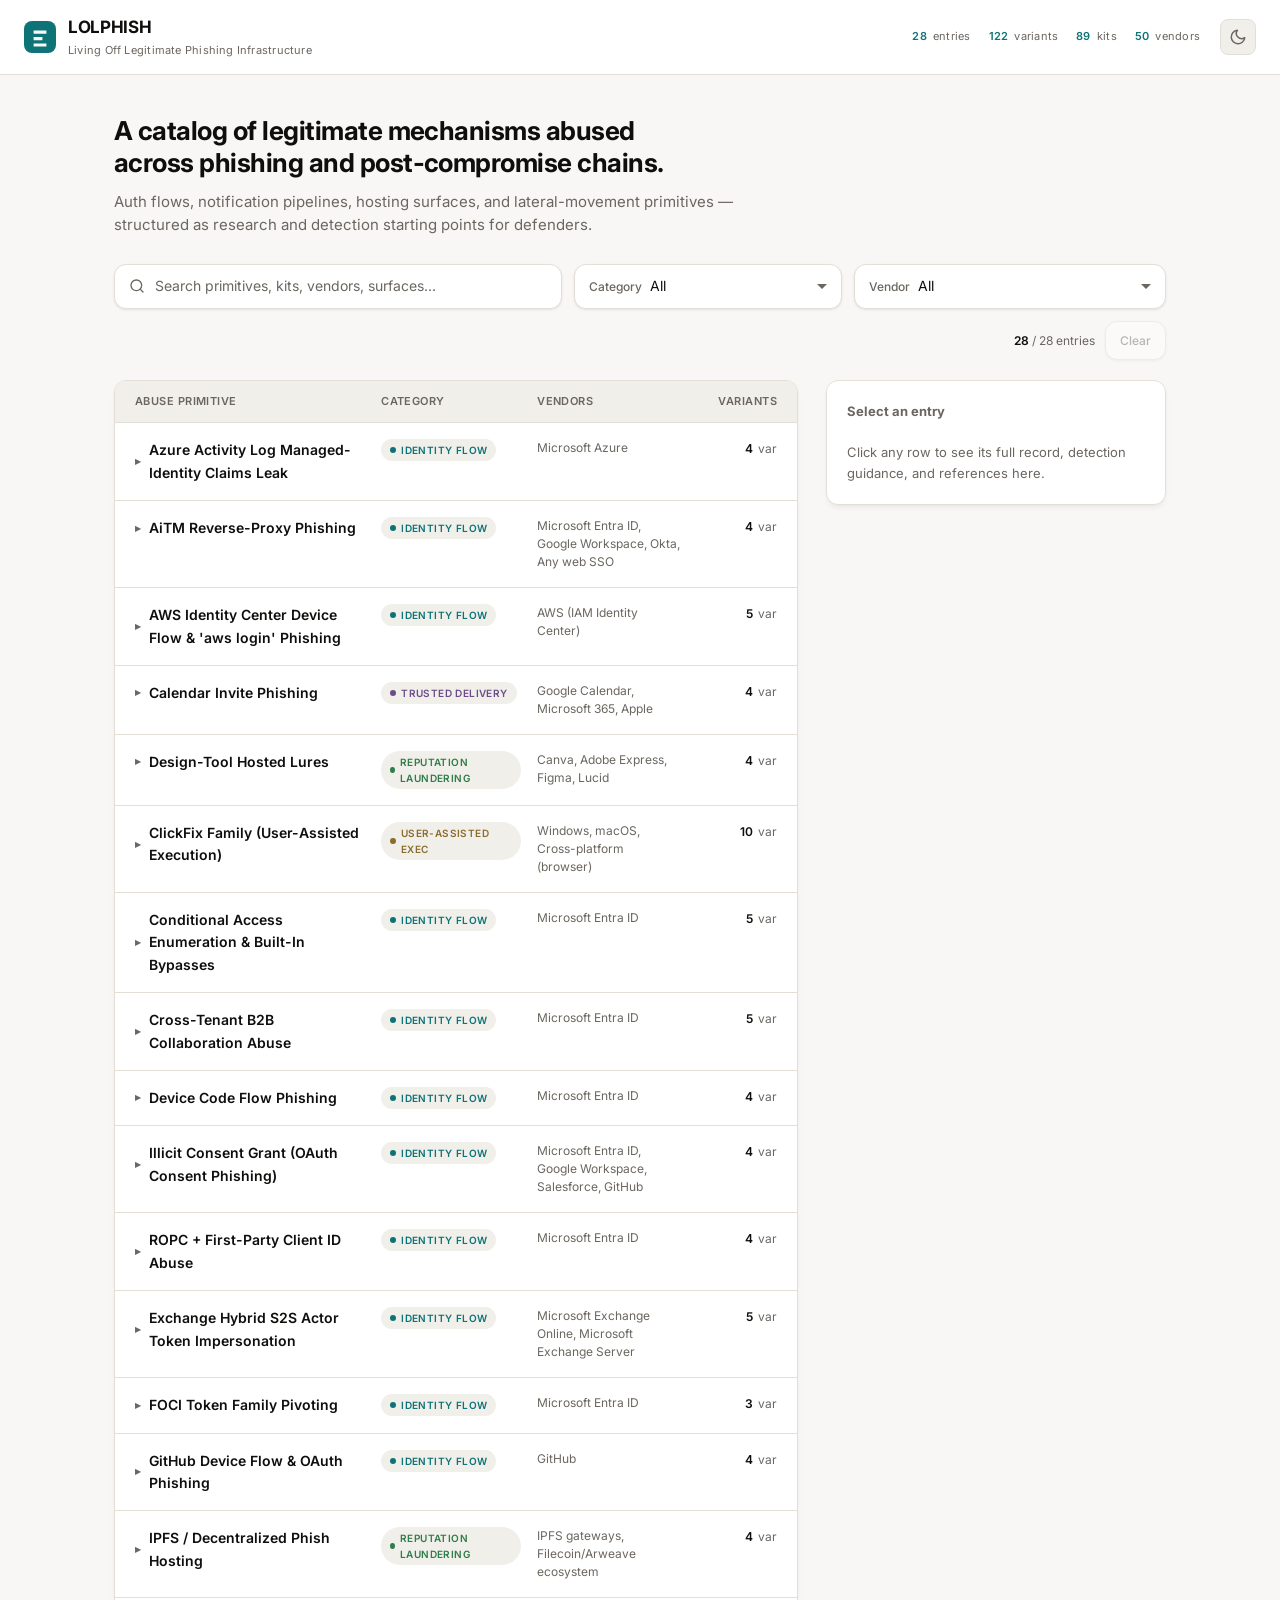
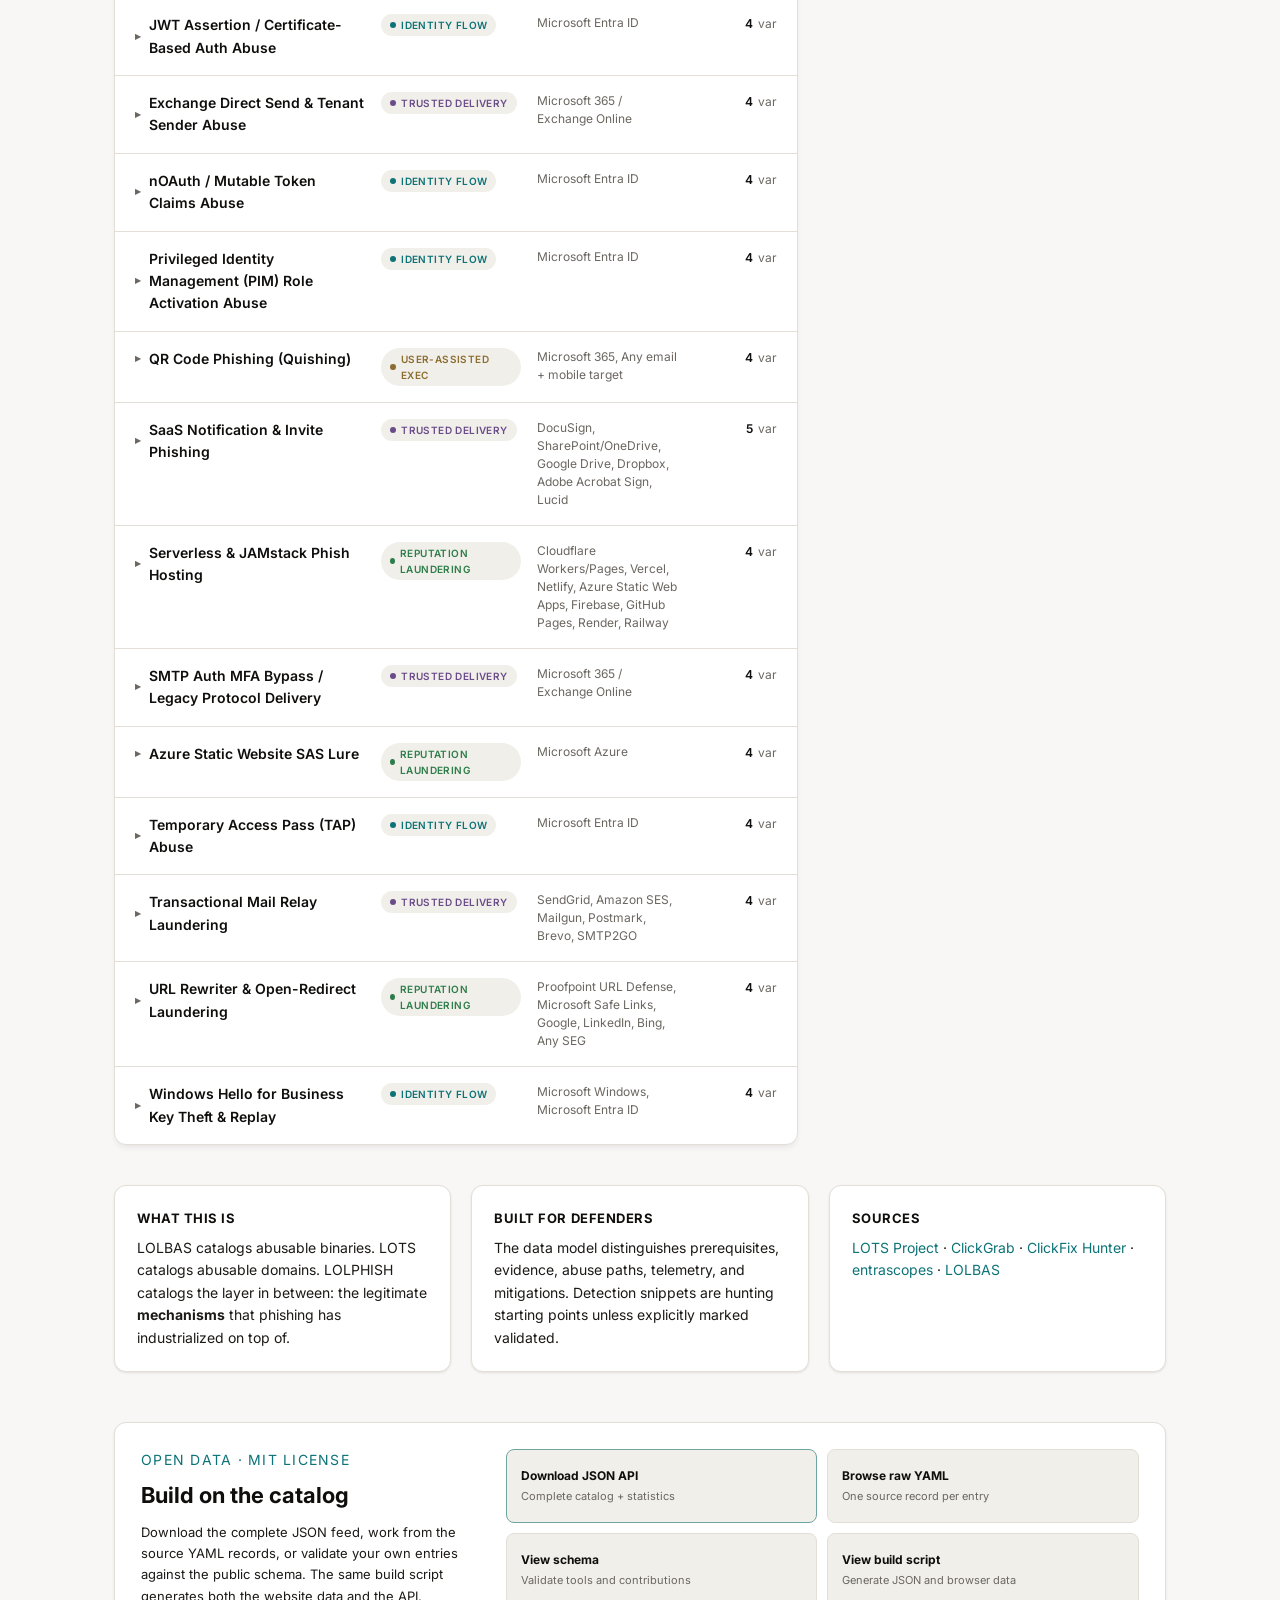
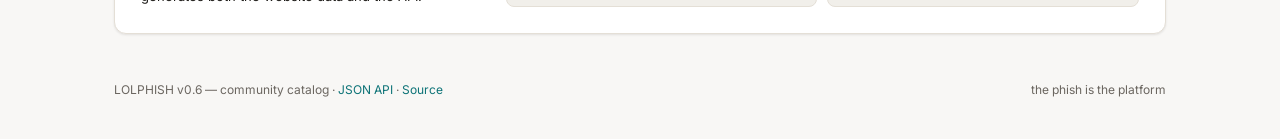
<file: index.html>
<!DOCTYPE html>
<html lang="en">
<head>
<meta charset="UTF-8">
<meta name="viewport" content="width=device-width, initial-scale=1.0">
<title>LOLPHISH — Living Off Legitimate Phishing Infrastructure</title>
<meta name="description" content="A community catalog of legitimate services, identity flows, and trust surfaces abused for phishing. Built for defenders.">
<link rel="icon" href="data:image/svg+xml,<svg xmlns='http://www.w3.org/2000/svg' viewBox='0 0 100 100'><rect width='100' height='100' rx='22' fill='%230d7377'/><path d='M32 32h36v8H32zM32 48h24v8H32zM32 64h36v8H32z' fill='%23fff'/></svg>">
<link rel="preconnect" href="https://fonts.googleapis.com">
<link rel="preconnect" href="https://fonts.gstatic.com" crossorigin>
<link href="https://fonts.googleapis.com/css2?family=Inter:wght@400;500;600;700&family=JetBrains+Mono:wght@400;500;600&display=swap" rel="stylesheet">
<link rel="stylesheet" href="styles.css?v=0.6.1">
<script>
  /* theme init before first paint to prevent FOUC */
  (function () {
    try {
      var saved = localStorage.getItem("lolphish-theme");
      var systemLight = window.matchMedia && window.matchMedia("(prefers-color-scheme: light)").matches;
      document.documentElement.setAttribute("data-theme", saved || (systemLight ? "light" : "dark"));
    } catch (e) {}
  })();
</script>
</head>
<body>

<header class="site-header">
  <div class="header-start">
    <a class="logo" href="/lolphish/" aria-label="LOLPHISH home">
      <svg viewBox="0 0 40 40" width="32" height="32" aria-hidden="true">
        <rect width="40" height="40" rx="10" fill="var(--aqua)"/>
        <path d="M12 12h16v4H12zM12 20h11v4H12zM12 28h16v4H12z" fill="var(--bg)"/>
      </svg>
      <div class="logo-text">
        <span class="logo-name">LOLPHISH</span>
        <span class="logo-tag">Living Off Legitimate Phishing Infrastructure</span>
      </div>
    </a>
  </div>
  <div class="header-end">
    <div class="header-stats">
      <span><b id="stat-entries">0</b> entries</span>
      <span><b id="stat-variants">0</b> variants</span>
      <span><b id="stat-kits">0</b> kits</span>
      <span><b id="stat-vendors">0</b> vendors</span>
    </div>
    <button id="theme-toggle" class="theme-btn" type="button" aria-label="Toggle theme" title="Toggle theme">
      <svg width="18" height="18" viewBox="0 0 24 24" fill="none" stroke="currentColor" stroke-width="2" stroke-linecap="round" stroke-linejoin="round" aria-hidden="true"><circle cx="12" cy="12" r="5"/><path d="M12 1v2M12 21v2M4.22 4.22l1.42 1.42M18.36 18.36l1.42 1.42M1 12h2M21 12h2M4.22 19.78l1.42-1.42M18.36 5.64l1.42-1.42"/></svg>
    </button>
  </div>
</header>

<div class="hero">
  <h2>A catalog of legitimate mechanisms abused across phishing and post-compromise chains.</h2>
  <p>Auth flows, notification pipelines, hosting surfaces, and lateral-movement primitives — structured as research and detection starting points for defenders.</p>
</div>

<div class="filterbar">
  <div class="search-wrap">
    <svg class="search-icon" width="16" height="16" viewBox="0 0 24 24" fill="none" stroke="currentColor" stroke-width="2" stroke-linecap="round" stroke-linejoin="round" aria-hidden="true"><circle cx="11" cy="11" r="8"/><path d="m21 21-4.3-4.3"/></svg>
    <input id="search" type="text" placeholder="Search primitives, kits, vendors, surfaces…" autocomplete="off" spellcheck="false">
  </div>
  <div class="filter-group">
    <div class="select-wrap">
      <label for="f-category">Category</label>
      <select id="f-category"><option value="">All</option></select>
    </div>
    <div class="select-wrap">
      <label for="f-vendor">Vendor</label>
      <select id="f-vendor"><option value="">All</option></select>
    </div>
  </div>
  <div class="filter-actions">
    <span class="count-note" id="count"></span>
    <button id="clear-filters" class="clear-btn" type="button" title="Clear all filters">Clear</button>
  </div>
</div>

<main>
  <section class="catalog">
    <div class="table-head">
      <span class="h-name">Abuse primitive</span>
      <span class="h-cat">Category</span>
      <span class="h-vendor">Vendors</span>
      <span class="h-variants">Variants</span>
    </div>
    <div id="table"></div>
  </section>

  <aside class="detail">
    <div id="detail-inner"></div>
  </aside>
</main>

<section class="about">
  <div class="about-card">
    <h3>What this is</h3>
    <p>LOLBAS catalogs abusable binaries. LOTS catalogs abusable domains. LOLPHISH catalogs the layer in between: the legitimate <b>mechanisms</b> that phishing has industrialized on top of.</p>
  </div>
  <div class="about-card">
    <h3>Built for defenders</h3>
    <p>The data model distinguishes prerequisites, evidence, abuse paths, telemetry, and mitigations. Detection snippets are hunting starting points unless explicitly marked validated.</p>
  </div>
  <div class="about-card">
    <h3>Sources</h3>
    <p><a href="https://lots-project.com/" target="_blank" rel="noopener">LOTS Project</a> · <a href="https://mhaggis.github.io/ClickGrab/techniques.html" target="_blank" rel="noopener">ClickGrab</a> · <a href="https://clickfix.carsonww.com/" target="_blank" rel="noopener">ClickFix Hunter</a> · <a href="https://entrascopes.com/" target="_blank" rel="noopener">entrascopes</a> · <a href="https://lolbas-project.github.io/" target="_blank" rel="noopener">LOLBAS</a></p>
  </div>
</section>

<section class="data-access" aria-labelledby="data-access-title">
  <div class="data-access-copy">
    <span class="data-kicker">OPEN DATA · MIT LICENSE</span>
    <h3 id="data-access-title">Build on the catalog</h3>
    <p>Download the complete JSON feed, work from the source YAML records, or validate your own entries against the public schema. The same build script generates both the website data and the API.</p>
  </div>
  <div class="data-links">
    <a class="data-link primary" href="api/entries.json" download>
      <b>Download JSON API</b><span>Complete catalog + statistics</span>
    </a>
    <a class="data-link" href="https://github.com/onlypwns/lolphish/tree/main/entries" target="_blank" rel="noopener">
      <b>Browse raw YAML</b><span>One source record per entry</span>
    </a>
    <a class="data-link" href="https://github.com/onlypwns/lolphish/blob/main/schema/entry.schema.json" target="_blank" rel="noopener">
      <b>View schema</b><span>Validate tools and contributions</span>
    </a>
    <a class="data-link" href="https://github.com/onlypwns/lolphish/blob/main/build.py" target="_blank" rel="noopener">
      <b>View build script</b><span>Generate JSON and browser data</span>
    </a>
  </div>
</section>

<footer>
  <span>LOLPHISH v0.6 — community catalog · <a href="api/entries.json">JSON API</a> · <a href="https://github.com/onlypwns/lolphish" target="_blank" rel="noopener">Source</a></span>
  <span>the phish is the platform</span>
</footer>

<script src="data.js?v=0.6.1"></script>
<script src="app.js?v=0.6.1"></script>
</body>
</html>
</file>
<file: styles.css>
:root {
  --bg: #f8f7f5;
  --bg-raise: #ffffff;
  --bg-sunk: #f1efea;
  --text: #1c1a17;
  --text-strong: #0f0e0c;
  --muted: #6b6660;
  --border: #e4dfd6;
  --border-lit: #d9d3c9;
  --aqua: #0d7377;
  --aqua-soft: #e6f4f4;
  --sel-bg: #111;
  --sel-text: #fff;
  --c-identity: #0d7377;
  --c-execution: #8a6d2f;
  --c-delivery: #6b4c8a;
  --c-reputation: #2e7d4a;
  --shadow-sm: 0 1px 2px rgba(30,25,15,0.04), 0 1px 3px rgba(30,25,15,0.06);
  --shadow: 0 4px 6px -1px rgba(30,25,15,0.05), 0 2px 4px -2px rgba(30,25,15,0.05);
  --radius: 12px;
  --radius-sm: 8px;
}

@media (prefers-color-scheme: dark) {
  :root:not([data-theme="light"]) {
    --bg: #121110;
    --bg-raise: #1a1917;
    --bg-sunk: #0e0d0c;
    --text: #e0ddd6;
    --text-strong: #f5f3ef;
    --muted: #8b8680;
    --border: #2a2825;
    --border-lit: #3a3732;
    --aqua: #5ec4c4;
    --aqua-soft: #162e2e;
    --sel-bg: #e8e8e8;
    --sel-text: #111;
    --c-identity: #5ec4c4;
    --c-execution: #d3b46f;
    --c-delivery: #b48fd3;
    --c-reputation: #8fd3a0;
    --shadow-sm: 0 1px 2px rgba(0,0,0,0.25);
    --shadow: 0 4px 6px -1px rgba(0,0,0,0.35);
  }
}

:root[data-theme="dark"] {
  --bg: #121110;
  --bg-raise: #1a1917;
  --bg-sunk: #0e0d0c;
  --text: #e0ddd6;
  --text-strong: #f5f3ef;
  --muted: #8b8680;
  --border: #2a2825;
  --border-lit: #3a3732;
  --aqua: #5ec4c4;
  --aqua-soft: #162e2e;
  --sel-bg: #e8e8e8;
  --sel-text: #111;
  --c-identity: #5ec4c4;
  --c-execution: #d3b46f;
  --c-delivery: #b48fd3;
  --c-reputation: #8fd3a0;
  --shadow-sm: 0 1px 2px rgba(0,0,0,0.25);
  --shadow: 0 4px 6px -1px rgba(0,0,0,0.35);
}

* { box-sizing: border-box; margin: 0; padding: 0; }

html { scroll-behavior: smooth; }

body {
  background: var(--bg);
  color: var(--text);
  font-family: "Inter", -apple-system, BlinkMacSystemFont, "Segoe UI", Roboto, sans-serif;
  font-size: 14px;
  line-height: 1.6;
  -webkit-font-smoothing: antialiased;
}

::selection { background: var(--sel-bg); color: var(--sel-text); }

a { color: var(--aqua); text-decoration: none; }
a:hover { text-decoration: underline; }

/* focus rings */
.row:focus-visible,
.theme-btn:focus-visible,
.clear-btn:focus-visible,
.copy-btn:focus-visible,
.v-chip:focus-visible,
a:focus-visible,
select:focus-visible,
input:focus-visible {
  outline: 2px solid var(--aqua);
  outline-offset: 2px;
}
.row:focus-visible { outline-offset: -2px; }

/* ---------- header ---------- */
.site-header {
  position: sticky; top: 0; z-index: 50;
  background: var(--bg-raise);
  border-bottom: 1px solid var(--border);
  padding: 14px 24px;
  display: flex; align-items: center; justify-content: space-between;
  gap: 20px;
  flex-wrap: wrap;
}

.logo {
  display: flex; align-items: center; gap: 12px;
  color: var(--text-strong); text-decoration: none;
}
.logo:hover { text-decoration: none; }
.logo svg { flex-shrink: 0; }
.logo-text { display: flex; flex-direction: column; gap: 1px; }
.logo-name {
  font-size: 17px; font-weight: 700; letter-spacing: -0.02em;
  color: var(--text-strong);
}
.logo-tag {
  font-size: 11px; color: var(--muted); letter-spacing: 0.02em;
}

.header-end {
  display: flex; align-items: center; gap: 20px;
}

.header-stats {
  display: none;
  gap: 18px;
  font-size: 11px; color: var(--muted);
  letter-spacing: 0.02em;
}
@media (min-width: 720px) {
  .header-stats { display: flex; }
}
.header-stats b { color: var(--aqua); font-weight: 600; margin-right: 3px; }

.theme-btn {
  background: var(--bg-sunk); border: 1px solid var(--border);
  color: var(--muted); border-radius: var(--radius-sm);
  width: 36px; height: 36px;
  display: inline-flex; align-items: center; justify-content: center;
  cursor: pointer;
}
.theme-btn:hover { border-color: var(--aqua); color: var(--aqua); }
.theme-btn:active { transform: scale(0.96); }

/* ---------- hero ---------- */
.hero {
  padding: 40px 24px 28px;
  max-width: 1100px; margin: 0 auto;
}
.hero h2 {
  font-size: 26px; font-weight: 700; letter-spacing: -0.02em;
  color: var(--text-strong); max-width: 600px;
  line-height: 1.25; margin-bottom: 10px;
}
.hero p {
  font-size: 15px; color: var(--muted); max-width: 620px;
  line-height: 1.55;
}

/* ---------- filter bar ---------- */
.filterbar {
  max-width: 1100px; margin: 0 auto 20px; padding: 0 24px;
  display: flex; align-items: stretch; gap: 12px;
  flex-wrap: wrap;
}

.search-wrap {
  flex: 1 1 300px;
  display: flex; align-items: center; gap: 10px;
  background: var(--bg-raise);
  border: 1px solid var(--border); border-radius: var(--radius);
  padding: 10px 14px;
  box-shadow: var(--shadow-sm);
}
.search-icon { color: var(--muted); flex-shrink: 0; }
#search {
  flex: 1; background: none; border: none; outline: none;
  color: var(--text-strong); font: inherit; font-size: 14px;
}
#search::placeholder { color: var(--muted); }

.filter-group {
  display: flex; gap: 12px;
}
.select-wrap {
  display: flex; align-items: center; gap: 8px;
  background: var(--bg-raise);
  border: 1px solid var(--border); border-radius: var(--radius);
  padding: 10px 14px;
  box-shadow: var(--shadow-sm);
}
.select-wrap label {
  font-size: 12px; color: var(--muted); font-weight: 500;
}
.select-wrap select {
  background: none; border: none; outline: none;
  color: var(--text-strong); font: inherit; font-size: 14px;
  padding-right: 18px; cursor: pointer;
  appearance: none;
  background-image: url("data:image/svg+xml,%3Csvg xmlns='http://www.w3.org/2000/svg' width='10' height='6' viewBox='0 0 10 6'%3E%3Cpath fill='%236b6660' d='M0 1l5 5 5-5z'/%3E%3C/svg%3E");
  background-repeat: no-repeat;
  background-position: right 0 center;
}
.select-wrap select option { background: var(--bg-raise); color: var(--text); }

.filter-actions {
  display: flex; align-items: center; gap: 10px;
  margin-left: auto;
}
.count-note {
  font-size: 12px; color: var(--muted);
}
.count-note b { color: var(--text-strong); font-weight: 600; }
.clear-btn {
  background: var(--bg-raise); border: 1px solid var(--border);
  color: var(--muted); font: inherit; font-size: 12px; font-weight: 500;
  padding: 9px 14px; border-radius: var(--radius);
  cursor: pointer; box-shadow: var(--shadow-sm);
}
.clear-btn:hover { border-color: var(--aqua); color: var(--aqua); }
.clear-btn:active { transform: scale(0.96); }
.clear-btn.disabled { opacity: 0.45; cursor: not-allowed; }
.clear-btn.disabled:hover { border-color: var(--border); color: var(--muted); }

/* ---------- layout ---------- */
main {
  max-width: 1100px; margin: 0 auto; padding: 0 24px 40px;
  display: grid;
  grid-template-columns: minmax(0, 1fr) 340px;
  gap: 28px;
  align-items: start;
}

@media (max-width: 960px) {
  main { grid-template-columns: 1fr; }
  aside.detail { display: none; }
}

/* ---------- table ---------- */
.catalog {
  background: var(--bg-raise);
  border: 1px solid var(--border); border-radius: var(--radius);
  box-shadow: var(--shadow);
  overflow: hidden;
}

.table-head {
  display: grid;
  grid-template-columns: minmax(220px, 1.6fr) 140px 1fr 80px;
  gap: 16px; align-items: center;
  padding: 12px 20px;
  background: var(--bg-sunk);
  border-bottom: 1px solid var(--border);
  font-size: 11px; font-weight: 600;
  letter-spacing: 0.04em; text-transform: uppercase;
  color: var(--muted);
}
.table-head .h-variants { text-align: right; }

@media (max-width: 720px) {
  .table-head { grid-template-columns: minmax(0, 1fr) 110px; }
  .table-head .h-cat, .table-head .h-vendor { display: none; }
  .table-head .h-variants { display: none; }
}

.entry { border-bottom: 1px solid var(--border); }
.entry:last-child { border-bottom: none; }

.row {
  display: grid;
  grid-template-columns: minmax(220px, 1.6fr) 140px 1fr 80px;
  gap: 16px; align-items: start;
  padding: 16px 20px;
  cursor: pointer;
  transition: background 120ms;
}
@media (max-width: 720px) {
  .row { grid-template-columns: minmax(0, 1fr) 110px; }
  .row .c-cat, .row .c-vendor, .row .c-variants { display: none; }
}

.row:hover { background: var(--bg-sunk); }
.entry.active .row { background: var(--aqua-soft); }

.c-name {
  color: var(--text-strong); font-weight: 600; font-size: 14px;
  display: flex; align-items: center; gap: 8px;
}
.c-name .arrow {
  color: var(--muted); font-size: 11px;
  transition: transform 200ms; flex-shrink: 0;
}
.entry.active .c-name .arrow { transform: rotate(90deg); color: var(--aqua); }
.entry.active .c-name { color: var(--aqua); }

.c-cat { font-size: 11px; }
.cat-pill {
  display: inline-flex; align-items: center; gap: 5px;
  font-size: 10px; font-weight: 600;
  letter-spacing: 0.04em; text-transform: uppercase;
  padding: 3px 9px; border-radius: 999px;
  background: var(--bg-sunk); color: var(--muted);
}
.cat-pill::before {
  content: ""; width: 6px; height: 6px; border-radius: 50%;
  background: currentColor;
}
.c-vendor {
  font-size: 12px; color: var(--muted); line-height: 1.5;
  white-space: normal;
}
.c-variants {
  font-size: 12px; color: var(--muted); text-align: right;
}
.c-variants b { color: var(--text-strong); font-weight: 600; margin-right: 2px; }

/* ---------- expandable body ---------- */
.body {
  overflow: hidden; max-height: 0;
  transition: max-height 350ms ease;
}
.body-inner {
  padding: 4px 20px 24px;
  display: grid;
  grid-template-columns: repeat(2, minmax(0, 1fr));
  gap: 24px 32px;
}
@media (max-width: 720px) { .body-inner { grid-template-columns: 1fr; } }

.sect { min-width: 0; }
.sect.wide { grid-column: 1 / -1; }

.sect h4 {
  font-size: 11px; font-weight: 700;
  letter-spacing: 0.06em; text-transform: uppercase;
  color: var(--muted); margin-bottom: 10px;
}

.sect p { font-size: 14px; color: var(--text); line-height: 1.6; }

ul.ticklist { list-style: none; }
ul.ticklist li {
  font-size: 13.5px; padding: 3px 0 3px 16px; position: relative;
  color: var(--text);
}
ul.ticklist li::before {
  content: "›"; position: absolute; left: 0; color: var(--aqua); font-weight: 600;
}

.tagrow { display: flex; flex-wrap: wrap; gap: 6px; }
.tag {
  font-size: 11px; font-weight: 500; padding: 4px 10px;
  background: var(--bg-sunk); border: 1px solid var(--border);
  border-radius: 999px; color: var(--text);
}
.tag.kit { background: rgba(212,180,111,0.12); border-color: rgba(212,180,111,0.25); color: var(--c-execution); }
.tag.surface { color: var(--muted); }

.v-chip {
  font-size: 11px; font-weight: 500; padding: 3px 9px;
  background: var(--bg-sunk); border: 1px solid var(--border);
  border-radius: 999px; color: var(--muted); cursor: pointer;
}
.v-chip:hover { color: var(--aqua); border-color: var(--aqua); }

.status-pill {
  font-size: 10px; font-weight: 600;
  letter-spacing: 0.04em; text-transform: uppercase;
  padding: 3px 9px; border-radius: 999px;
  background: var(--bg-sunk); color: var(--muted);
  border: 1px solid var(--border);
}
.status-active { color: #c55; background: rgba(204,85,85,0.10); border-color: rgba(204,85,85,0.25); }
.status-partially-mitigated { color: #b86a00; background: rgba(184,106,0,0.10); border-color: rgba(184,106,0,0.25); }
.status-mitigated { color: #2e7d4a; background: rgba(46,125,74,0.10); border-color: rgba(46,125,74,0.25); }
.status-patched { color: #2e7d4a; background: rgba(46,125,74,0.10); border-color: rgba(46,125,74,0.25); }
.status-historical { color: #6b4c8a; background: rgba(107,76,138,0.10); border-color: rgba(107,76,138,0.25); }

.related-row { display: flex; flex-wrap: wrap; gap: 8px; }
.related-link {
  font-size: 12px; font-weight: 500;
  padding: 5px 11px; border-radius: 999px;
  background: var(--bg-sunk); border: 1px solid var(--border);
  color: var(--text);
}
.related-link:hover {
  border-color: var(--aqua); color: var(--aqua); text-decoration: none;
}
.related-link::before { content: "→"; color: var(--aqua); margin-right: 6px; }

.reflist { list-style: none; }
.reflist li { padding: 3px 0; font-size: 13px; }
.reflist li::before { content: "↗ "; color: var(--muted); }

.since {
  font-size: 11px; color: var(--muted);
  letter-spacing: 0.04em; text-transform: uppercase;
  margin-top: 8px;
}
.since b { color: var(--text); font-weight: 600; }

/* ---------- detection code blocks ---------- */
.code-notice {
  margin: 0 0 12px; padding: 10px 12px;
  border: 1px solid var(--border); border-left: 3px solid var(--gold);
  border-radius: var(--radius-sm); background: var(--bg-sunk);
  color: var(--muted); font-size: 12px; line-height: 1.55;
}
.evidence-list { list-style: none; margin: 0; padding: 0; display: grid; gap: 8px; }
.evidence-list li { color: var(--text); font-size: 13px; line-height: 1.55; }
.evidence-type {
  display: inline-block; margin-right: 8px; padding: 2px 7px;
  border: 1px solid var(--border); border-radius: 999px;
  color: var(--aqua); background: var(--aqua-soft);
  font: 600 10px/1.5 var(--mono); text-transform: uppercase; letter-spacing: .04em;
}
.code-wrap { margin-bottom: 18px; }
.code-wrap:last-child { margin-bottom: 0; }
.code-meta {
  font-size: 10px; font-weight: 700;
  letter-spacing: 0.06em; text-transform: uppercase;
  color: var(--aqua); margin-bottom: 6px;
  display: flex; align-items: center; justify-content: space-between; gap: 10px;
}
.copy-btn {
  background: var(--bg-raise); border: 1px solid var(--border);
  color: var(--muted); font: inherit; font-size: 10px;
  letter-spacing: 0.04em; text-transform: uppercase;
  padding: 3px 8px; border-radius: 4px; cursor: pointer;
}
.copy-btn:hover { color: var(--aqua); border-color: var(--aqua); }
.copy-btn.copied { color: var(--c-reputation); border-color: var(--c-reputation); }
.code-desc { font-size: 13px; color: var(--text); margin-bottom: 8px; }
pre {
  background: var(--bg-sunk);
  border: 1px solid var(--border-lit); border-left: 3px solid var(--aqua);
  border-radius: var(--radius-sm);
  padding: 12px 14px; overflow-x: auto;
}
code {
  font-family: "JetBrains Mono", "IBM Plex Mono", "Courier New", monospace;
  font-size: 12px; line-height: 1.6;
  color: var(--text-strong); white-space: pre;
}

/* ---------- sticky detail panel ---------- */
aside.detail {
  background: var(--bg-raise);
  border: 1px solid var(--border); border-radius: var(--radius);
  box-shadow: var(--shadow);
  padding: 20px;
  position: sticky; top: 80px;
  align-self: start;
  max-height: calc(100vh - 100px);
  overflow-y: auto;
  scrollbar-width: thin; scrollbar-color: var(--border-lit) transparent;
}
.detail .d-kicker {
  font-size: 10px; font-weight: 700;
  letter-spacing: 0.08em; text-transform: uppercase;
  color: var(--aqua); margin-bottom: 8px;
}
.detail .d-name {
  font-size: 18px; font-weight: 700; color: var(--text-strong);
  line-height: 1.3; margin-bottom: 10px; letter-spacing: -0.01em;
}
.detail .d-meta {
  margin-bottom: 14px;
  display: flex; align-items: center; gap: 8px; flex-wrap: wrap;
}
.detail .permalink {
  font-size: 11px; color: var(--muted); text-decoration: none;
  font-family: "JetBrains Mono", monospace;
}
.detail .permalink:hover { color: var(--aqua); }
.detail .d-summary { font-size: 14px; color: var(--text); margin-bottom: 14px; line-height: 1.6; }
.detail .d-abuse {
  font-size: 13.5px; color: var(--text);
  padding: 12px 14px;
  border-left: 3px solid var(--aqua);
  background: var(--bg-sunk);
  border-radius: 0 var(--radius-sm) var(--radius-sm) 0;
  margin-bottom: 16px; line-height: 1.6;
}
.detail .d-counts {
  display: flex; gap: 20px;
  font-size: 10px; font-weight: 700;
  letter-spacing: 0.06em; text-transform: uppercase;
  color: var(--muted);
  border-top: 1px solid var(--border); padding-top: 14px;
}
.detail .d-counts b { display: block; font-size: 18px; color: var(--aqua); font-weight: 700; margin-bottom: 2px; }
.detail .d-empty { color: var(--muted); font-size: 13px; line-height: 1.6; }
.detail .d-empty .blink { color: var(--aqua); animation: blink 1.2s steps(1) infinite; }
@keyframes blink { 50% { opacity: 0; } }

/* ---------- mobile detail inline ---------- */
.mobile-detail { display: none; }
@media (max-width: 960px) {
  .mobile-detail {
    display: block;
    background: var(--bg-sunk);
    border: 1px solid var(--border); border-radius: var(--radius-sm);
    padding: 16px; margin-bottom: 14px;
  }
  .mobile-detail .d-kicker,
  .mobile-detail .d-counts,
  .mobile-detail .permalink { display: none; }
  .mobile-detail .d-name { font-size: 15px; margin-bottom: 6px; }
  .mobile-detail .d-meta { margin-bottom: 8px; }
  .mobile-detail .d-summary { font-size: 13px; margin-bottom: 8px; }
  .mobile-detail .d-abuse { font-size: 13px; }
  .mobile-detail .v-chip { display: none; }
}

/* ---------- about strip ---------- */
.about {
  max-width: 1100px; margin: 0 auto; padding: 0 24px 50px;
  display: grid;
  grid-template-columns: repeat(auto-fit, minmax(260px, 1fr));
  gap: 20px;
}
.about-card {
  background: var(--bg-raise);
  border: 1px solid var(--border); border-radius: var(--radius);
  box-shadow: var(--shadow-sm);
  padding: 22px;
}
.about-card h3 {
  font-size: 13px; font-weight: 700;
  letter-spacing: 0.04em; text-transform: uppercase;
  color: var(--text-strong); margin-bottom: 8px;
}
.about-card p { font-size: 14px; color: var(--text); line-height: 1.6; }

/* ---------- data access ---------- */
.data-access {
  max-width: 1052px; margin: 0 auto 26px; padding: 26px;
  display: grid; grid-template-columns: minmax(240px, .85fr) minmax(420px, 1.6fr); gap: 28px;
  background: var(--bg-raise); border: 1px solid var(--border); border-radius: var(--radius);
  box-shadow: var(--shadow-sm);
}
.data-kicker {
  color: var(--aqua); font: 600 10px/1.4 var(--mono); letter-spacing: .09em;
}
.data-access h3 { margin: 7px 0 8px; color: var(--text-strong); font-size: 22px; }
.data-access p { color: var(--text); font-size: 13px; line-height: 1.65; }
.data-links { display: grid; grid-template-columns: repeat(2, minmax(0, 1fr)); gap: 10px; }
.data-link {
  display: flex; flex-direction: column; justify-content: center; min-height: 68px;
  padding: 12px 14px; border: 1px solid var(--border); border-radius: var(--radius-sm);
  background: var(--bg-sunk); text-decoration: none; transition: border-color 140ms, background 140ms;
}
.data-link:hover { border-color: var(--aqua); background: var(--aqua-soft); }
.data-link.primary { border-color: color-mix(in srgb, var(--aqua) 55%, var(--border)); }
.data-link b { color: var(--text-strong); font-size: 12px; }
.data-link span { margin-top: 3px; color: var(--muted); font-size: 11px; }
@media (max-width: 760px) {
  .data-access { margin: 0 24px 24px; grid-template-columns: 1fr; padding: 20px; }
  .data-links { grid-template-columns: 1fr; }
}

/* ---------- footer ---------- */
footer {
  max-width: 1100px; margin: 0 auto; padding: 20px 24px 40px;
  display: flex; justify-content: space-between; gap: 20px; flex-wrap: wrap;
  font-size: 12px; color: var(--muted);
}
footer a { color: var(--aqua); }

/* ---------- empty state ---------- */
.empty-state {
  padding: 40px 20px; text-align: center; color: var(--muted);
}
.empty-state b { display: block; color: var(--text-strong); font-size: 15px; margin-bottom: 6px; }
</file>
